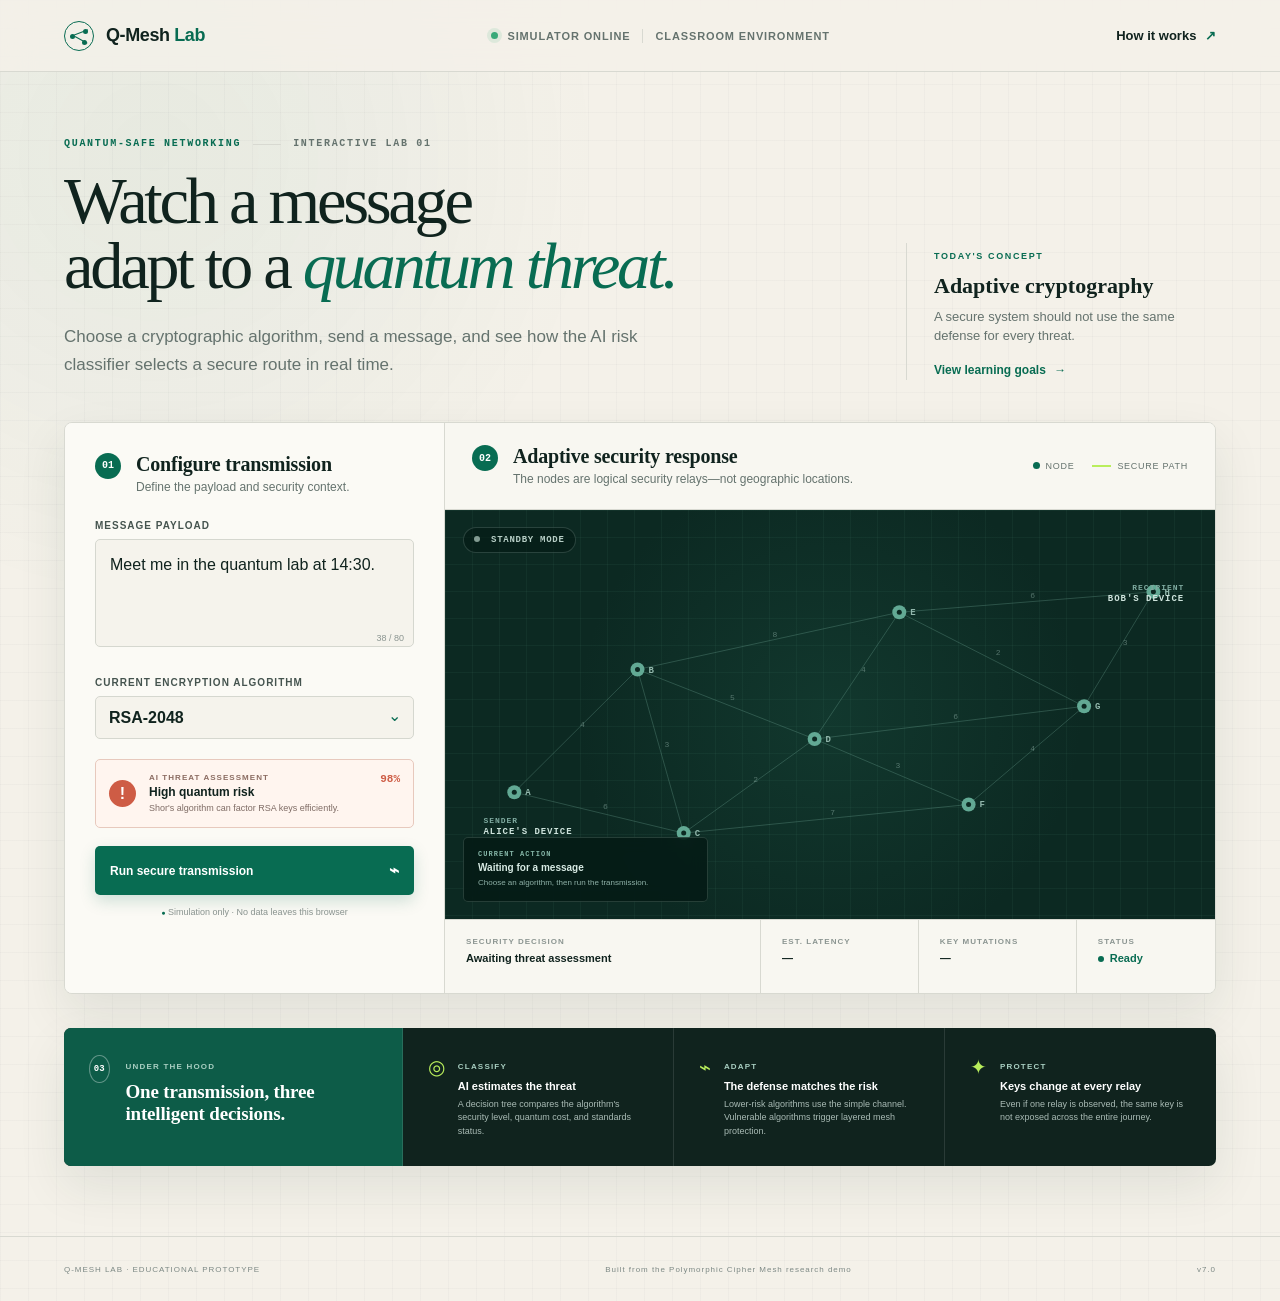
<file: qai6 7.0/web_demo/index.html>
<!doctype html>
<html lang="en">
  <head>
    <meta charset="UTF-8" />
    <meta name="viewport" content="width=device-width, initial-scale=1.0" />
    <meta name="description" content="Interactive classroom demo of adaptive quantum-safe networking." />
    <title>Q-Mesh Lab · Quantum-Safe Network Simulator</title>
    <link rel="stylesheet" href="qmesh-lab.css?v=1ae8245" />
  </head>
  <body>
    <div class="app-shell">
      <header class="topbar">
        <a class="brand" href="#" aria-label="Q-Mesh Lab home">
          <span class="brand-mark" aria-hidden="true"><i></i><i></i><i></i></span>
          <span>Q-Mesh <b>Lab</b></span>
        </a>
        <div class="topbar-center" aria-label="Simulation status">
          <span class="status-dot"></span>
          Simulator online
          <span class="divider"></span>
          Classroom environment
        </div>
        <button class="about-button" id="aboutButton">How it works <span>↗</span></button>
      </header>

      <main>
        <section class="hero">
          <div class="eyebrow"><span>QUANTUM-SAFE NETWORKING</span><i></i> INTERACTIVE LAB 01</div>
          <div class="hero-grid">
            <div>
              <h1>Watch a message<br />adapt to a <em>quantum threat.</em></h1>
              <p class="hero-copy">Choose a cryptographic algorithm, send a message, and see how the AI risk classifier selects a secure route in real time.</p>
            </div>
            <aside class="lesson-card">
              <span class="lesson-number">TODAY'S CONCEPT</span>
              <strong>Adaptive cryptography</strong>
              <p>A secure system should not use the same defense for every threat.</p>
              <button id="openLesson">View learning goals <span>→</span></button>
            </aside>
          </div>
        </section>

        <section class="lab" aria-label="Quantum secure network simulator">
          <div class="panel controls-panel">
            <div class="panel-heading">
              <span class="step-number">01</span>
              <div><h2>Configure transmission</h2><p>Define the payload and security context.</p></div>
            </div>

            <label for="message">Message payload</label>
            <div class="message-field">
              <textarea id="message" maxlength="80" rows="3">Meet me in the quantum lab at 14:30.</textarea>
              <span id="charCount">38 / 80</span>
            </div>

            <label for="algorithm">Current encryption algorithm</label>
            <div class="select-wrap">
              <select id="algorithm">
                <option value="RSA-2048">RSA-2048</option>
                <option value="ECC-256">ECC-256</option>
                <option value="AES-256">AES-256</option>
                <option value="Kyber">ML-KEM (Kyber)</option>
                <option value="Dilithium">ML-DSA (Dilithium)</option>
                <option value="SPHINCS+">SLH-DSA (SPHINCS+)</option>
              </select>
            </div>

            <div class="risk-card" id="riskCard">
              <div class="risk-icon" aria-hidden="true">!</div>
              <div><small>AI THREAT ASSESSMENT</small><strong id="riskLabel">High quantum risk</strong><p id="riskReason">Shor's algorithm can factor RSA keys efficiently.</p></div>
              <span class="confidence" id="confidence">98%</span>
            </div>

            <button class="send-button" id="sendButton"><span>Run secure transmission</span><b>⌁</b></button>
            <p class="privacy-note"><span>●</span> Simulation only · No data leaves this browser</p>
          </div>

          <div class="panel network-panel">
            <div class="network-header">
              <div>
                <span class="step-number">02</span>
              <div><h2>Adaptive security response</h2><p id="networkSubtitle">The nodes are logical security relays—not geographic locations.</p></div>
              </div>
              <div class="legend"><span><i class="node-key"></i> Node</span><span><i class="route-key"></i> Secure path</span></div>
            </div>

            <div class="network-stage" id="networkStage">
              <canvas id="networkCanvas" aria-label="Animated network map showing message route"></canvas>
              <div class="mode-pill" id="modePill"><i></i> Standby mode</div>
              <div class="source-label">SENDER<br /><b>ALICE'S DEVICE</b></div>
              <div class="target-label">RECIPIENT<br /><b>BOB'S DEVICE</b></div>
              <div class="packet" id="packet" aria-hidden="true"><span>✦</span></div>
              <div class="hop-note" id="hopNote"><small>CURRENT ACTION</small><strong>Waiting for a message</strong><span>Choose an algorithm, then run the transmission.</span></div>
            </div>

            <div class="network-footer">
              <div><small>SECURITY DECISION</small><strong id="routeValue">Awaiting threat assessment</strong></div>
              <div><small>EST. LATENCY</small><strong id="latencyValue">—</strong></div>
              <div><small>KEY MUTATIONS</small><strong id="mutationsValue">—</strong></div>
              <div><small>STATUS</small><strong class="ready" id="statusValue">Ready</strong></div>
            </div>
          </div>
        </section>

        <section class="explain-strip">
          <div class="explain-title"><span>03</span><div><small>UNDER THE HOOD</small><h2>One transmission, three intelligent decisions.</h2></div></div>
          <div class="decision"><span class="decision-icon">◎</span><div><small>CLASSIFY</small><strong>AI estimates the threat</strong><p>A decision tree compares the algorithm's security level, quantum cost, and standards status.</p></div></div>
          <div class="decision"><span class="decision-icon">⌁</span><div><small>ADAPT</small><strong>The defense matches the risk</strong><p>Lower-risk algorithms use the simple channel. Vulnerable algorithms trigger layered mesh protection.</p></div></div>
          <div class="decision"><span class="decision-icon">✦</span><div><small>PROTECT</small><strong>Keys change at every relay</strong><p>Even if one relay is observed, the same key is not exposed across the entire journey.</p></div></div>
        </section>
      </main>

      <footer><span>Q-MESH LAB · EDUCATIONAL PROTOTYPE</span><span>Built from the Polymorphic Cipher Mesh research demo</span><span>v7.0</span></footer>
    </div>

    <dialog id="lessonDialog">
      <button class="dialog-close" id="closeDialog" aria-label="Close dialog">×</button>
      <span class="dialog-kicker">5-MINUTE LESSON</span>
      <h2>What should you notice?</h2>
      <ol>
        <li><span>01</span><div><strong>Risk depends on the attacker.</strong><p>RSA is strong against classical computers, but vulnerable to a large fault-tolerant quantum computer running Shor's algorithm.</p></div></li>
        <li><span>02</span><div><strong>The system adapts automatically.</strong><p>A high-risk classification activates the polymorphic mesh; a lower-risk result can stay on the direct classical channel.</p></div></li>
        <li><span>03</span><div><strong>Defense happens in layers.</strong><p>Route selection, fresh randomness, and per-hop key mutation work together. No single technique carries the whole security model.</p></div></li>
      </ol>
      <p class="caveat"><b>Important:</b> This is a conceptual simulator, not a production security product. “Quantum-inspired” routing does not itself guarantee quantum security.</p>
    </dialog>

    <script src="app.js"></script>
  </body>
</html>
</file>
<file: qai6 7.0/web_demo/qmesh-lab.css>
:root {
  --ink: #10231e;
  --muted: #65736e;
  --paper: #f4f1e9;
  --card: #fbfaf5;
  --line: #d8d9d1;
  --green: #086c52;
  --green-dark: #064a3a;
  --lime: #b9ee5c;
  --amber: #e0a72c;
  --red: #ce5c45;
  --shadow: 0 20px 50px rgba(26, 50, 43, .09);
}

* { box-sizing: border-box; }
html { scroll-behavior: smooth; }
body { margin: 0; color: var(--ink); background: var(--paper); font-family: Inter, "Segoe UI", Arial, sans-serif; }
button, select, textarea { font: inherit; }
button { cursor: pointer; }

.app-shell { min-height: 100vh; background-image: radial-gradient(circle at 12% 12%, rgba(8,108,82,.06), transparent 28%), linear-gradient(rgba(16,35,30,.025) 1px, transparent 1px), linear-gradient(90deg, rgba(16,35,30,.025) 1px, transparent 1px); background-size: auto, 28px 28px, 28px 28px; }
.topbar { height: 72px; padding: 0 5vw; display: flex; align-items: center; border-bottom: 1px solid var(--line); background: rgba(244,241,233,.82); backdrop-filter: blur(16px); position: sticky; top: 0; z-index: 10; }
.brand { display: flex; align-items: center; gap: 12px; text-decoration: none; color: var(--ink); font-size: 18px; font-weight: 750; letter-spacing: -.4px; }
.brand b { color: var(--green); font-weight: 750; }
.brand-mark { width: 30px; height: 30px; border: 1px solid var(--green); border-radius: 50%; position: relative; display: block; }
.brand-mark i { position: absolute; width: 5px; height: 5px; background: var(--green); border-radius: 50%; }
.brand-mark i:nth-child(1) { left: 5px; top: 12px; }.brand-mark i:nth-child(2) { right: 5px; top: 7px; }.brand-mark i:nth-child(3) { right: 6px; bottom: 5px; }
.brand-mark::before, .brand-mark::after { content:""; position:absolute; height:1px; background:var(--green); transform-origin:left; }
.brand-mark::before { width:16px; left:8px; top:13px; transform:rotate(-21deg); }.brand-mark::after { width:14px; left:10px; top:14px; transform:rotate(29deg); }
.topbar-center { margin: auto; font-size: 11px; letter-spacing: .08em; text-transform: uppercase; color: var(--muted); display: flex; align-items: center; gap: 9px; font-weight: 650; }
.status-dot { width: 7px; height: 7px; border-radius: 50%; background: #38a979; box-shadow: 0 0 0 4px rgba(56,169,121,.12); }
.divider { width: 1px; height: 14px; background: var(--line); margin: 0 3px; }
.about-button { border: 0; background: transparent; color: var(--ink); font-weight: 650; font-size: 13px; padding: 9px 0; }
.about-button span { color: var(--green); margin-left: 5px; }
main { width: min(1380px, 90vw); margin: auto; }

.hero { padding: 66px 0 42px; }
.eyebrow { font: 700 10px/1.2 ui-monospace, SFMono-Regular, Consolas, monospace; letter-spacing: .17em; color: var(--muted); display: flex; align-items: center; gap: 12px; }
.eyebrow span { color: var(--green); }.eyebrow i { width: 28px; height: 1px; background: var(--line); }
.hero-grid { display: grid; grid-template-columns: 1fr 310px; gap: 60px; align-items: end; margin-top: 18px; }
h1 { font-family: Georgia, "Times New Roman", serif; font-weight: 500; font-size: clamp(45px, 5.2vw, 74px); line-height: .98; letter-spacing: -.05em; margin: 0; }
h1 em { color: var(--green); font-weight: 500; }
.hero-copy { max-width: 625px; margin: 25px 0 0; color: var(--muted); font-size: 17px; line-height: 1.65; }
.lesson-card { border-left: 1px solid var(--line); padding: 2px 0 2px 27px; }
.lesson-number, .dialog-kicker { color: var(--green); font-size: 9px; font-weight: 800; letter-spacing: .18em; }
.lesson-card strong { display: block; font-family: Georgia, serif; font-size: 22px; margin-top: 10px; }.lesson-card p { color: var(--muted); line-height: 1.5; font-size: 13px; margin: 8px 0 14px; }
.lesson-card button { padding: 0; border: 0; background: transparent; color: var(--green); font-weight: 700; font-size: 12px; }.lesson-card button span { margin-left: 5px; }

.lab { display: grid; grid-template-columns: 380px 1fr; border: 1px solid var(--line); border-radius: 8px; background: var(--card); box-shadow: var(--shadow); overflow: hidden; }
.panel { min-width: 0; }.controls-panel { padding: 30px; border-right: 1px solid var(--line); background: rgba(251,250,245,.96); }
.panel-heading, .network-header > div:first-child { display: flex; gap: 15px; align-items: flex-start; }
.step-number { width: 26px; height: 26px; display: grid; place-items: center; background: var(--green); color: white; border-radius: 50%; font: 700 10px ui-monospace, monospace; flex: 0 0 auto; }
h2 { margin: 0; font-family: Georgia, serif; font-size: 20px; font-weight: 600; letter-spacing: -.01em; }.panel-heading p, .network-header p { margin: 4px 0 0; color: var(--muted); font-size: 12px; }
label { display: block; margin: 26px 0 8px; color: #45544f; font-size: 10px; text-transform: uppercase; letter-spacing: .1em; font-weight: 750; }
.message-field { position: relative; }.message-field textarea { resize: none; width: 100%; background: #f5f3ec; border: 1px solid #d5d7cf; border-radius: 5px; color: var(--ink); padding: 13px 14px 24px; line-height: 1.45; outline: none; transition: .2s; }
.message-field textarea:focus, select:focus { border-color: var(--green); box-shadow: 0 0 0 3px rgba(8,108,82,.1); }.message-field span { position: absolute; right: 10px; bottom: 8px; font-size: 9px; color: #8b9591; }
.select-wrap { position: relative; }.select-wrap::after { content: "⌄"; position: absolute; right: 13px; top: 10px; color: var(--green); pointer-events: none; }
select { appearance: none; width: 100%; border: 1px solid #d5d7cf; border-radius: 5px; background: #f5f3ec; padding: 12px 35px 12px 13px; color: var(--ink); outline: none; font-weight: 650; }
.risk-card { margin-top: 20px; padding: 13px; border-radius: 5px; border: 1px solid #e7c9bd; background: #fff5ef; display: grid; grid-template-columns: 30px 1fr auto; gap: 10px; align-items: center; transition: .25s; }
.risk-card.low { border-color: #b9dacd; background: #edf8f3; }.risk-icon { width: 27px; height: 27px; border-radius: 50%; display: grid; place-items: center; background: var(--red); color: white; font-weight: 800; }.risk-card.low .risk-icon { background: var(--green); }.risk-card small, .network-footer small { display: block; color: #8b6c62; font-size: 8px; font-weight: 800; letter-spacing: .13em; }.risk-card.low small { color: var(--green); }.risk-card strong { display: block; margin: 3px 0; font-size: 12px; }.risk-card p { margin: 0; color: #7f6c65; font-size: 9px; line-height: 1.35; }.confidence { font: 700 11px ui-monospace, monospace; color: var(--red); align-self: start; }.risk-card.low .confidence { color: var(--green); }
.send-button { width: 100%; border: 0; border-radius: 5px; margin-top: 18px; padding: 14px 15px; color: white; background: var(--green); display: flex; justify-content: space-between; align-items: center; font-weight: 700; font-size: 12px; box-shadow: 0 6px 16px rgba(8,108,82,.18); transition: .2s; }.send-button:hover { background: var(--green-dark); transform: translateY(-1px); }.send-button:disabled { opacity: .65; transform: none; }.send-button b { font-size: 17px; }.privacy-note { text-align: center; color: #89938f; font-size: 9px; margin: 12px 0 0; }.privacy-note span { color: var(--green); font-size: 7px; }

.network-panel { display: grid; grid-template-rows: auto 1fr auto; min-height: 570px; background: #f8f7f1; }.network-header { min-height: 87px; display: flex; justify-content: space-between; align-items: center; padding: 22px 27px; border-bottom: 1px solid var(--line); }
.legend { display: flex; align-items: center; gap: 18px; color: var(--muted); font-size: 9px; text-transform: uppercase; letter-spacing: .08em; }.legend span { display: flex; align-items: center; gap: 6px; }.node-key { width: 7px; height: 7px; border-radius: 50%; background: var(--green); }.route-key { width: 19px; height: 2px; background: var(--lime); }
.network-stage { min-height: 390px; position: relative; overflow: hidden; background-color: #0c2922; background-image: radial-gradient(circle at center, rgba(38,109,88,.22) 0, transparent 58%), linear-gradient(rgba(119,188,167,.06) 1px, transparent 1px), linear-gradient(90deg, rgba(119,188,167,.06) 1px, transparent 1px); background-size: auto, 27px 27px, 27px 27px; }
#networkCanvas { position: absolute; inset: 0; width: 100%; height: 100%; }.mode-pill { position: absolute; left: 18px; top: 17px; padding: 7px 10px; border: 1px solid rgba(200,231,220,.18); border-radius: 30px; background: rgba(4,26,21,.6); color: #b7cec6; font: 700 9px ui-monospace, monospace; text-transform: uppercase; letter-spacing: .08em; }.mode-pill i { display:inline-block; width:6px; height:6px; background:#829b92; border-radius:50%; margin-right:5px; }.mode-pill.active i { background: var(--lime); box-shadow: 0 0 9px var(--lime); }.source-label, .target-label { position: absolute; color: #7faaa0; font: 700 8px/1.3 ui-monospace, monospace; letter-spacing: .12em; }.source-label { left: 5%; top: 75%; }.target-label { right: 4%; top: 18%; text-align: right; }.source-label b,.target-label b { color: #cee3dc; font-size: 9px; }
.packet { width: 26px; height: 26px; position: absolute; left: 9%; top: 68%; border-radius: 50%; background: var(--lime); color: var(--green-dark); display: grid; place-items: center; opacity: 0; box-shadow: 0 0 0 7px rgba(185,238,92,.11), 0 0 24px rgba(185,238,92,.4); transform: translate(-50%,-50%); font-size: 11px; transition: opacity .2s; }.packet.visible { opacity: 1; }
.hop-note { position:absolute; left:18px; bottom:17px; width:min(245px,calc(100% - 36px)); padding:12px 14px; border:1px solid rgba(200,231,220,.17); border-radius:5px; background:rgba(4,26,21,.8); backdrop-filter:blur(8px); color:#d8ebe4; transition:.2s; }
.hop-note small { display:block; color:#86b7a8; font:700 7px ui-monospace,monospace; letter-spacing:.15em; }.hop-note strong { display:block; margin:4px 0; font-size:10px; }.hop-note span { display:block; color:#8fb1a7; font-size:8px; line-height:1.4; }.hop-note.pulse { border-color:rgba(185,238,92,.65); box-shadow:0 0 20px rgba(185,238,92,.1); }
.network-footer { min-height: 74px; display: grid; grid-template-columns: 1.6fr .8fr .8fr .7fr; border-top: 1px solid var(--line); }.network-footer > div { padding: 17px 21px; border-right: 1px solid var(--line); }.network-footer > div:last-child { border: 0; }.network-footer small { color: #8b9591; margin-bottom: 6px; }.network-footer strong { font-size: 11px; display:block; white-space: nowrap; overflow: hidden; text-overflow: ellipsis; }.network-footer .ready { color: var(--green); }.network-footer .ready::before { content:""; width:6px; height:6px; border-radius:50%; background:currentColor; display:inline-block; margin-right:6px; }

.explain-strip { margin: 34px 0 70px; display: grid; grid-template-columns: 1.25fr repeat(3,1fr); background: var(--ink); color: white; border-radius: 7px; overflow: hidden; box-shadow: var(--shadow); }.explain-strip > div { padding: 27px 25px; border-right: 1px solid rgba(255,255,255,.11); }.explain-strip > div:last-child { border: 0; }.explain-title { display: flex; gap: 16px; align-items: flex-start; background: #0d5c48; }.explain-title > span { border: 1px solid rgba(255,255,255,.35); border-radius: 50%; width: 28px; height: 28px; display:grid; place-items:center; font:700 9px monospace; }.explain-title small,.decision small { font-size: 8px; letter-spacing: .15em; color: #a9cfc2; font-weight: 750; }.explain-title h2 { margin-top: 8px; line-height: 1.2; font-size: 19px; }.decision { display: flex; gap: 13px; }.decision-icon { color: var(--lime); font-size: 20px; }.decision strong { display: block; font-size: 11px; margin: 7px 0 6px; }.decision p { color: #a9bbb5; font-size: 9px; line-height: 1.55; margin: 0; }
footer { border-top: 1px solid var(--line); min-height: 65px; padding: 0 5vw; display:flex; justify-content:space-between; align-items:center; color:#7d8985; font-size:8px; letter-spacing:.12em; }

dialog { width: min(590px, calc(100vw - 30px)); border: 0; border-radius: 8px; padding: 38px 40px; background: var(--card); color: var(--ink); box-shadow: 0 30px 80px rgba(0,0,0,.25); }dialog::backdrop { background: rgba(5,26,21,.7); backdrop-filter: blur(5px); }.dialog-close { position:absolute; right:16px; top:13px; border:0; background:transparent; color:var(--muted); font-size:24px; }.dialog-kicker { display:block; margin-bottom:10px; }dialog h2 { font-size: 31px; }dialog ol { list-style:none; padding:0; margin:25px 0; }dialog li { display:grid; grid-template-columns:34px 1fr; gap:13px; padding:15px 0; border-top:1px solid var(--line); }dialog li > span { color:var(--green); font:700 10px monospace; }dialog li strong { font-size:13px; }dialog li p { color:var(--muted); font-size:11px; line-height:1.55; margin:5px 0 0; }.caveat { background:#eef4f0; border-left:3px solid var(--green); padding:13px; font-size:10px; line-height:1.55; margin:0; }

@media (max-width: 980px) { .hero-grid { grid-template-columns:1fr; gap:30px; }.lesson-card { display:none; }.lab { grid-template-columns:1fr; }.controls-panel { border-right:0; border-bottom:1px solid var(--line); }.explain-strip { grid-template-columns:1fr 1fr; }.explain-strip > div:nth-child(2) { border-right:0; }.explain-strip > div { border-bottom:1px solid rgba(255,255,255,.11); } }
@media (max-width: 640px) { .topbar { padding:0 20px; }.topbar-center { display:none; } .about-button { margin-left:auto; } main { width:calc(100% - 24px); }.hero { padding:42px 4px 30px; } h1 { font-size:43px; }.hero-copy { font-size:15px; }.controls-panel { padding:24px 20px; }.network-header { align-items:flex-start; }.legend { display:none; }.network-panel { min-height:530px; }.network-stage { min-height:350px; }.network-footer { grid-template-columns:1fr 1fr; }.network-footer > div:nth-child(2) { border-right:0; }.network-footer > div:nth-child(-n+2) { border-bottom:1px solid var(--line); }.explain-strip { grid-template-columns:1fr; }.explain-strip > div { border-right:0; } footer span:nth-child(2) { display:none; } }
@media (prefers-reduced-motion: reduce) { * { scroll-behavior:auto !important; transition:none !important; } }
</file>
